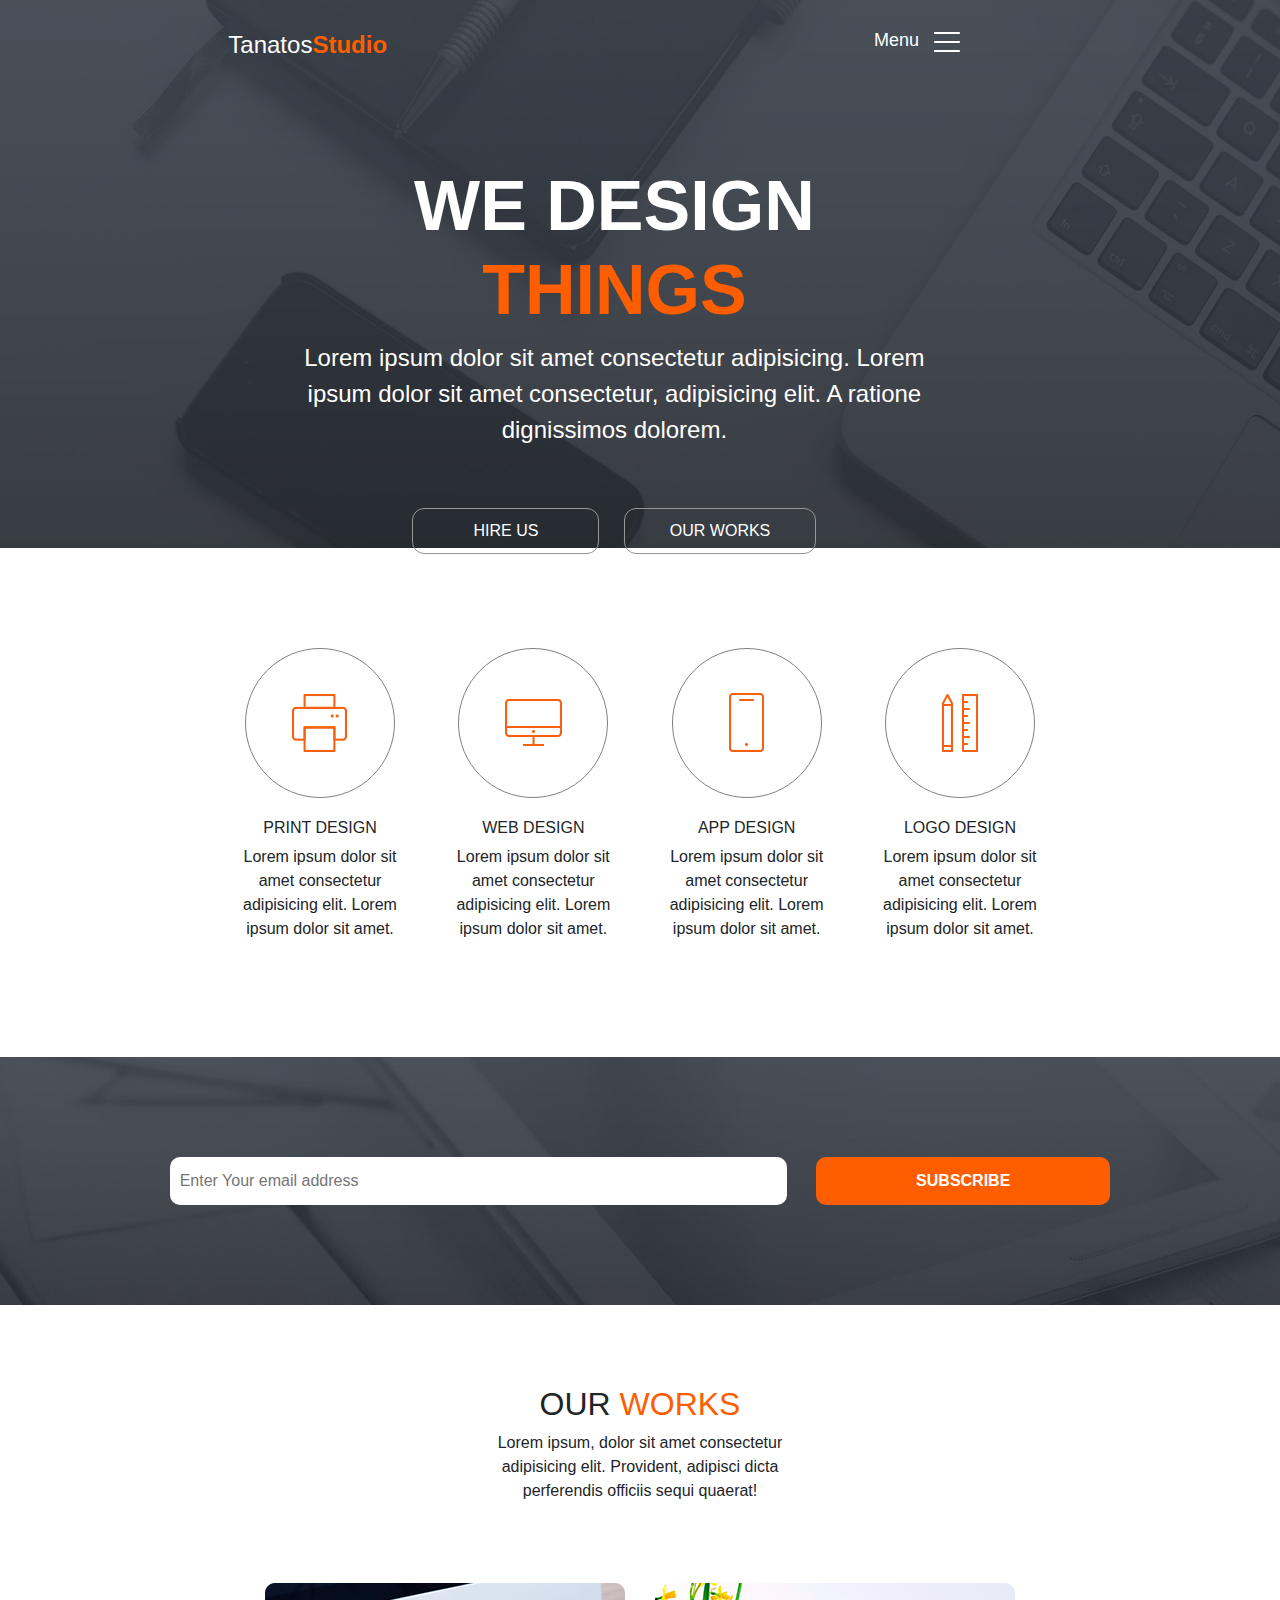
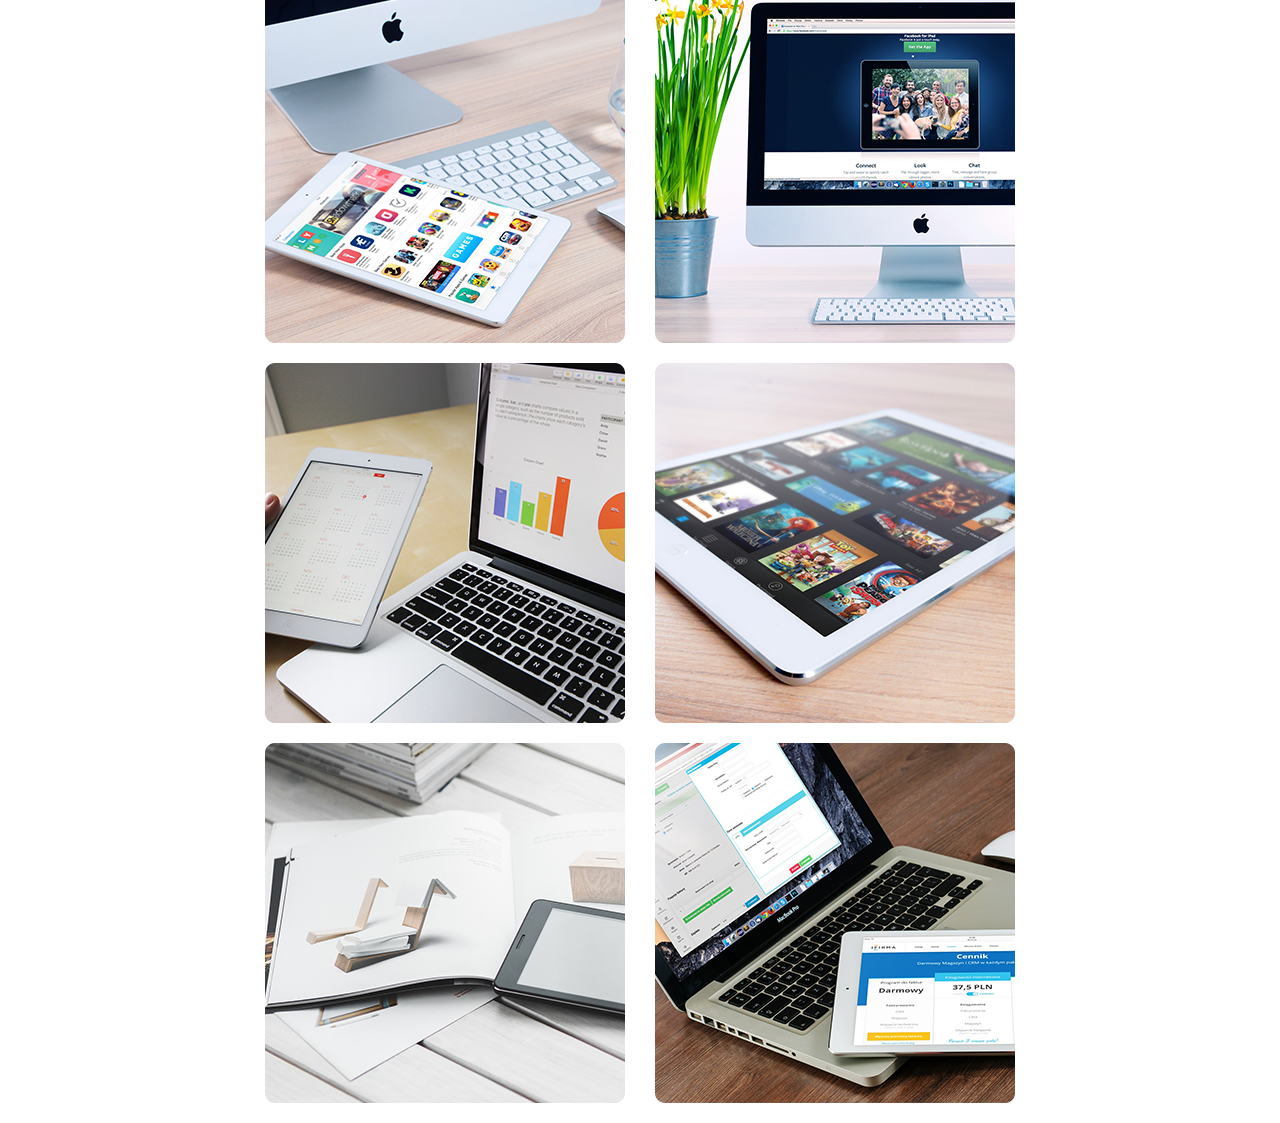
<file: exersice-project/index.html>
<!DOCTYPE html>
<html lang="en">

<head>
    <!--Meta tags-->
    <meta charset="UTF-8">
    <meta name="viewport" content="width=device-width, initial-scale=1.0">
    <!-- Links -->
    <link rel="stylesheet" href="https://stackpath.bootstrapcdn.com/bootstrap/4.4.1/css/bootstrap.min.css"
        integrity="sha384-Vkoo8x4CGsO3+Hhxv8T/Q5PaXtkKtu6ug5TOeNV6gBiFeWPGFN9MuhOf23Q9Ifjh" crossorigin="anonymous">
    <link rel="stylesheet" href="css/main.css" type="text/css">
    <!-- Title -->
    <title>TanatosStudio</title>
</head>
<!------------------ BODY ------------------>

<body>
    <div class="container-fluid">
        <!--------- Header ---------->
        <div class="row">
            <div class="slider">
                <img id="cover-img" src="img/main-banner.jpg">
                <div class="nav-bar">
                    <p class="col-lg-2 offset-lg-5 tanatos-logo">Tanatos<span>Studio</span></p>
                    <p class="hamburger-menu">Menu <img src="img/menu-icon.png"></p>
                </div>
                <!---->
                <div class="slider-text">
                    <h1>WE DESIGN <span>THINGS</span></h1>
                    <p>Lorem ipsum dolor sit amet consectetur adipisicing. Lorem ipsum dolor sit amet consectetur,
                        adipisicing elit. A ratione dignissimos dolorem.</p>
                    <div class="slider-buttons">
                        <button type="button" class="btn btn-outline-warning slider-btn-one">HIRE US</button>
                        <button type="button" class="btn btn-outline-warning slider-btn-two">OUR WORKS</button>
                    </div>
                    <div>
                        <a href="#what-we-offer">
                            <img id="arrow-down" src="img/arrow-down.png">
                        </a>
                    </div>
                </div>
            </div>
        </div>
        <!--------- What We Offer ---------->
        <div id="what-we-offer">
            <div class="row">
                <div class="col-lg-2 offset-lg-2 center-images">
                    <div class="round-img"><img src="img/print-icon.png" alt="Printer image"></div>
                    <h4>PRINT DESIGN</h4>
                    <p>Lorem ipsum dolor sit amet consectetur adipisicing elit. Lorem ipsum dolor sit amet.</p>
                </div>
                <!---->
                <div class="col-lg-2 center-images">
                    <div class="round-img"><img src="img/web-icon.png" alt="Monitor image">
                    </div>
                    <h4>WEB DESIGN</h4>
                    <p>Lorem ipsum dolor sit amet consectetur adipisicing elit. Lorem ipsum dolor sit amet.</p>
                </div>
                <!---->
                <div class="col-lg-2 center-images">
                    <div class="round-img"><img src="img/app-icon.png" alt="Mobile phone image">
                    </div>
                    <h4>APP DESIGN</h4>
                    <p>Lorem ipsum dolor sit amet consectetur adipisicing elit. Lorem ipsum dolor sit amet.</p>
                </div>
                <!---->
                <div class="col-lg-2 center-images">
                    <div class="round-img"><img src="img/logo-icon.png" alt="Pencil and ruler image">
                    </div>
                    <h4>LOGO DESIGN</h4>
                    <p>Lorem ipsum dolor sit amet consectetur adipisicing elit. Lorem ipsum dolor sit amet.</p>
                </div>
            </div>
        </div>
        <!-------------- Newsletter --------------->
        <div class="row">
            <div class="col-lg-12 background-image">
                <div class="wrapper">
                    <form>
                        <input class="enter-email" type="email" name="email" placeholder="Enter Your email address">
                        <input class="submit-email" type="button" name="subscribe" value="SUBSCRIBE">
                    </form>

                </div>
            </div>
        </div>
        <!-------------- Our Works --------------->
        <div class="our-work-h2">
            <h2>OUR <span>WORKS</span></h2>
            <p>Lorem ipsum, dolor sit amet consectetur adipisicing elit. Provident, adipisci dicta perferendis officiis
                sequi quaerat!</p>
        </div>
        <!---->
        <div class="our-works">
            <div class="our-works-images"><img src="img/portfolio-1.png">
                <div class="hover-text">
                    <h2>ABAZOO WEBSITE</h2>
                    <p>Lorem ipsum dolor sit amet consectetur adipisicing elit!</p>
                    <button type="button" class="btn btn-outline-warning slider-btn-one">SHOW PROJECT</button>
                </div>
            </div>
            <!---->
            <div class="our-works-images"><img src="img/portfolio-2.png">
                <div class="hover-text">
                    <h2>ABAZOO WEBSITE</h2>
                    <p>Lorem ipsum dolor sit amet consectetur adipisicing elit!</p>
                    <button type="button" class="btn btn-outline-warning slider-btn-one">SHOW PROJECT</button>
                </div>
            </div>
            <!---->
            <div class="our-works-images"><img src="img/portfolio-3.png">
                <div class="hover-text">
                    <h2>ABAZOO WEBSITE</h2>
                    <p>Lorem ipsum dolor sit amet consectetur adipisicing elit!</p>
                    <button type="button" class="btn btn-outline-warning slider-btn-one">SHOW PROJECT</button>
                </div>
            </div>
            <!---->
            <div class="our-works-images"><img src="img/portfolio-4.png">
                <div class="hover-text">
                    <h2>ABAZOO WEBSITE</h2>
                    <p>Lorem ipsum dolor sit amet consectetur adipisicing elit!</p>
                    <button type="button" class="btn btn-outline-warning slider-btn-one">SHOW PROJECT</button>
                </div>
            </div>
            <!---->
            <div class="our-works-images"><img src="img/portfolio-5.png">
                <div class="hover-text">
                    <h2>ABAZOO WEBSITE</h2>
                    <p>Lorem ipsum dolor sit amet consectetur adipisicing elit!</p>
                    <button type="button" class="btn btn-outline-warning slider-btn-one">SHOW PROJECT</button>
                </div>
            </div>
            <!---->
            <div class="our-works-images"><img src="img/portfolio-6.png">
                <div class="hover-text">
                    <h2>ABAZOO WEBSITE</h2>
                    <p>Lorem ipsum dolor sit amet consectetur adipisicing elit!</p>
                    <button type="button" class="btn btn-outline-warning slider-btn-one">SHOW PROJECT</button>
                </div>
            </div>
        </div>













































    </div>
    <!------------------ SCRIPTS for BOOTSTRAP ------------------>
    <script src="https://code.jquery.com/jquery-3.4.1.slim.min.js"
        integrity="sha384-J6qa4849blE2+poT4WnyKhv5vZF5SrPo0iEjwBvKU7imGFAV0wwj1yYfoRSJoZ+n"
        crossorigin="anonymous"></script>
    <script src="https://cdn.jsdelivr.net/npm/popper.js@1.16.0/dist/umd/popper.min.js"
        integrity="sha384-Q6E9RHvbIyZFJoft+2mJbHaEWldlvI9IOYy5n3zV9zzTtmI3UksdQRVvoxMfooAo"
        crossorigin="anonymous"></script>
    <script src="https://stackpath.bootstrapcdn.com/bootstrap/4.4.1/js/bootstrap.min.js"
        integrity="sha384-wfSDF2E50Y2D1uUdj0O3uMBJnjuUD4Ih7YwaYd1iqfktj0Uod8GCExl3Og8ifwB6"
        crossorigin="anonymous"></script>
</body>

</html>
</file>
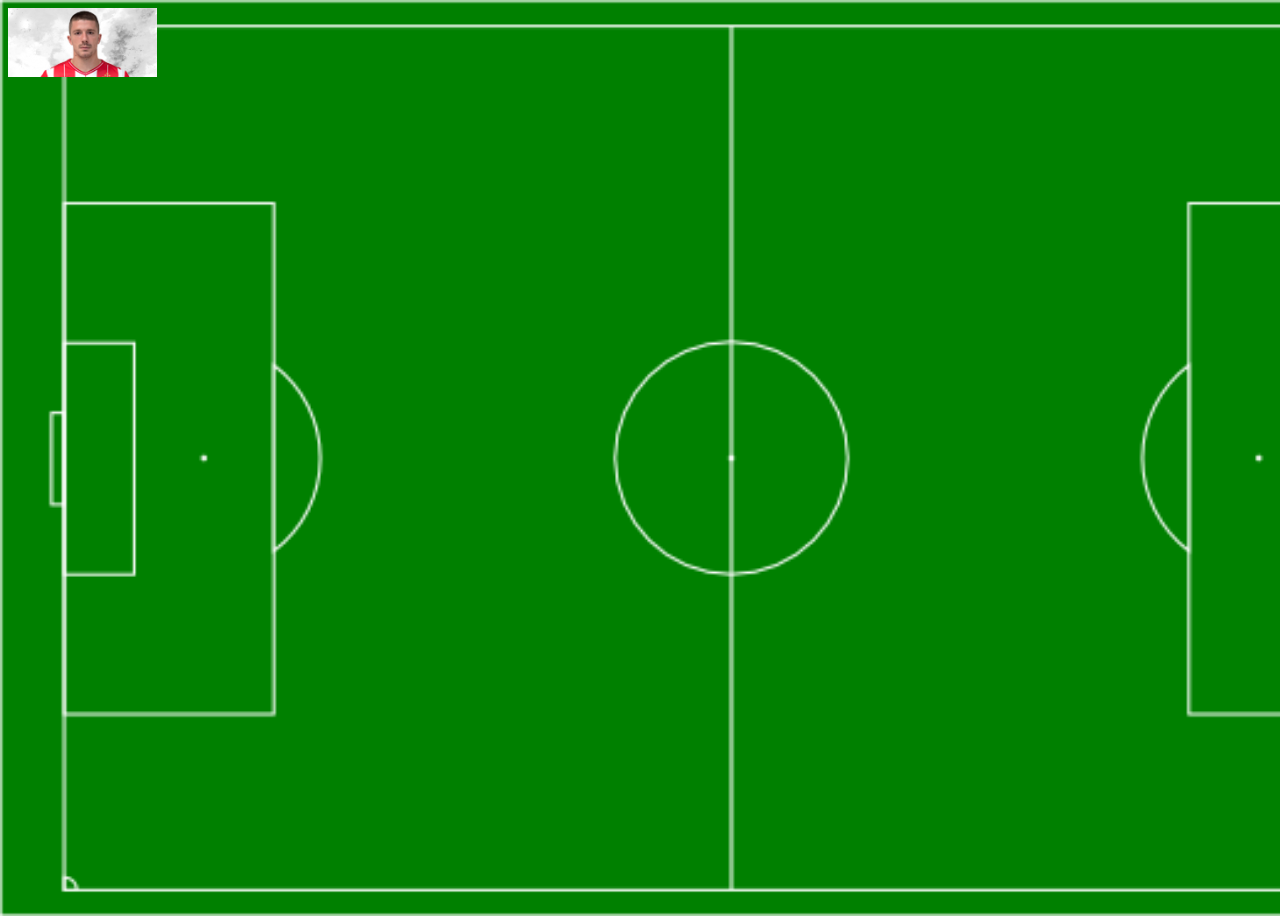
<file: jQuery/index.html>
<!DOCTYPE html>
<html lang="en">

<head>
    <meta charset="UTF-8">
    <meta name="viewport" content="width=device-width, initial-scale=1.0">
    <link rel="stylesheet" type="text/css" href="css/style.css">
    <title>jQuery</title>
</head>

<body id="body">
    <!-- <ul>
        <li>Sass</li>
        <li>Bootstrap</li>
        <li>jQuery</li>
        <li>Ajax</li>
        <li class="active">React</li>
    </ul> -->
    <img src="img/Dusan_Jovancic_29.png" id="player">






    <script src="https://code.jquery.com/jquery-1.12.4.min.js"
        integrity="sha256-ZosEbRLbNQzLpnKIkEdrPv7lOy9C27hHQ+Xp8a4MxAQ=" crossorigin="anonymous"></script>
    <script type="text/javascript" src="jQuery.js"></script>

</body>

</html>
</file>
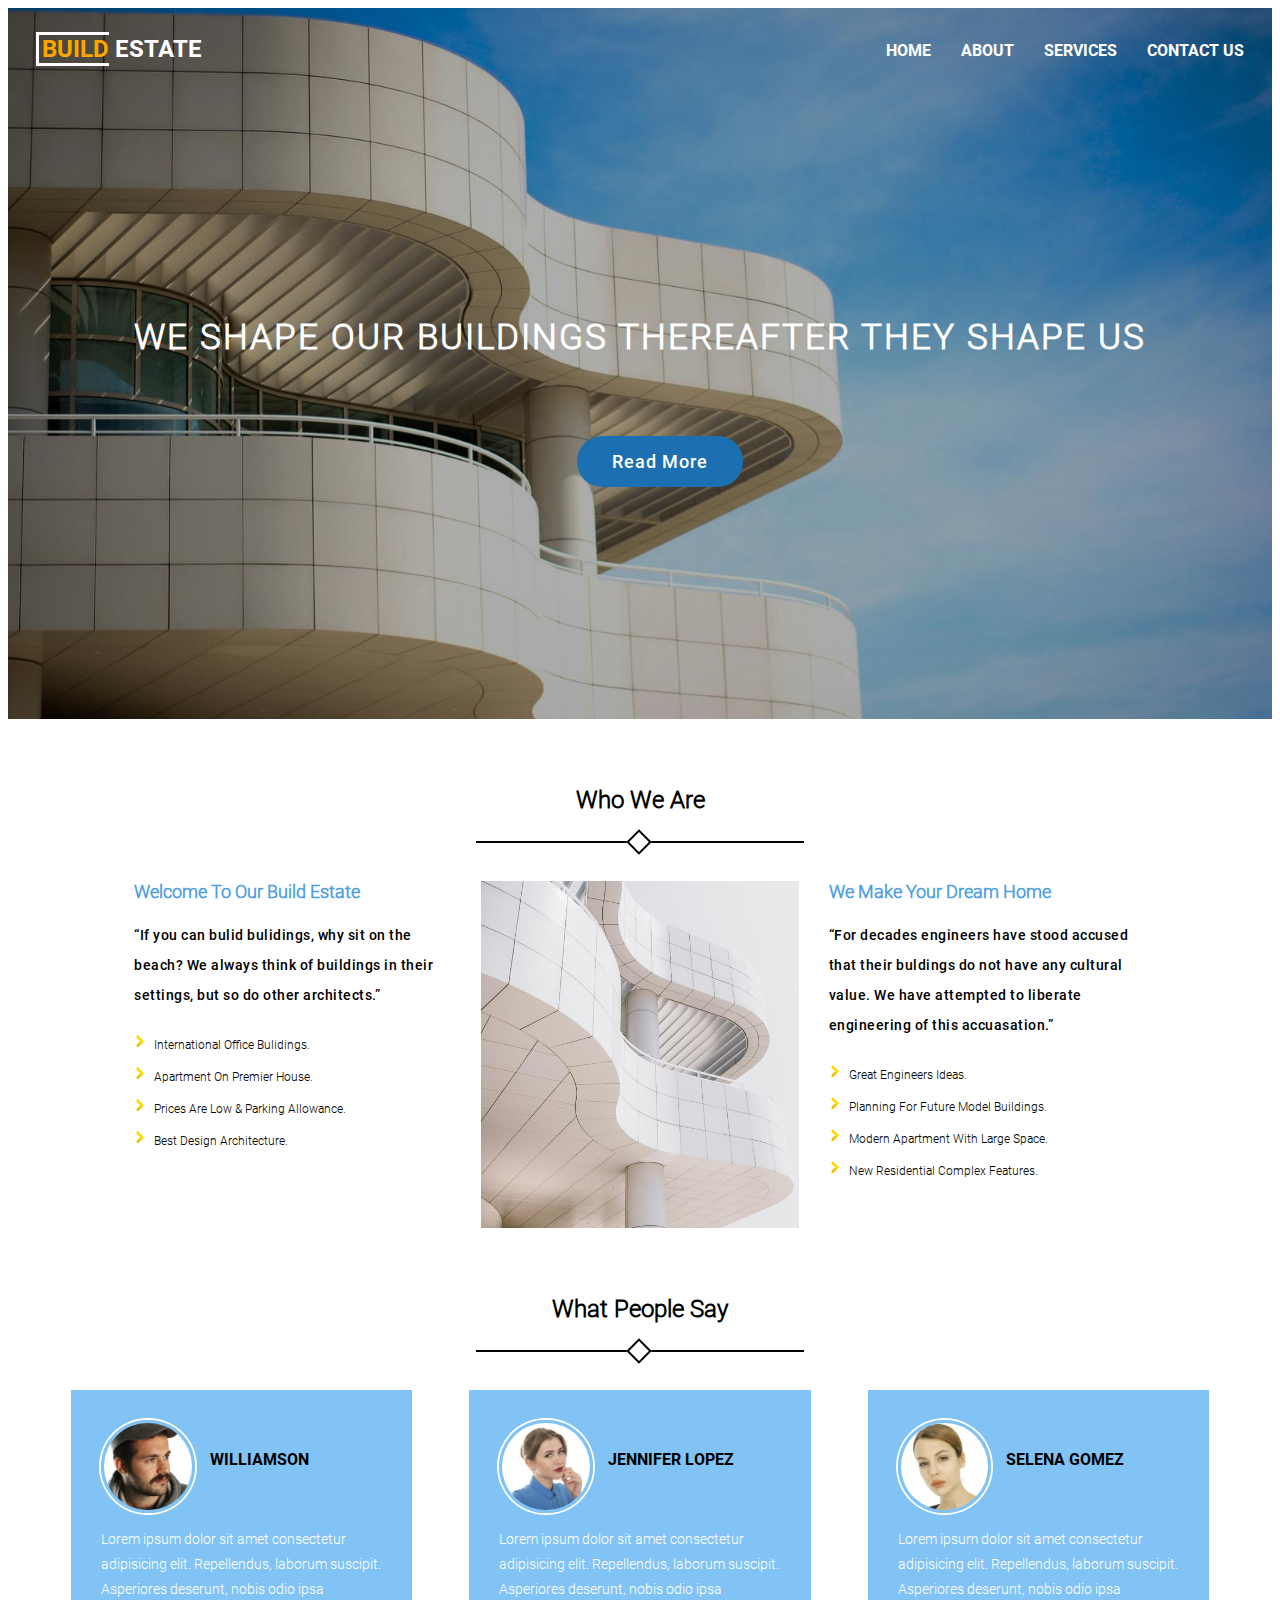
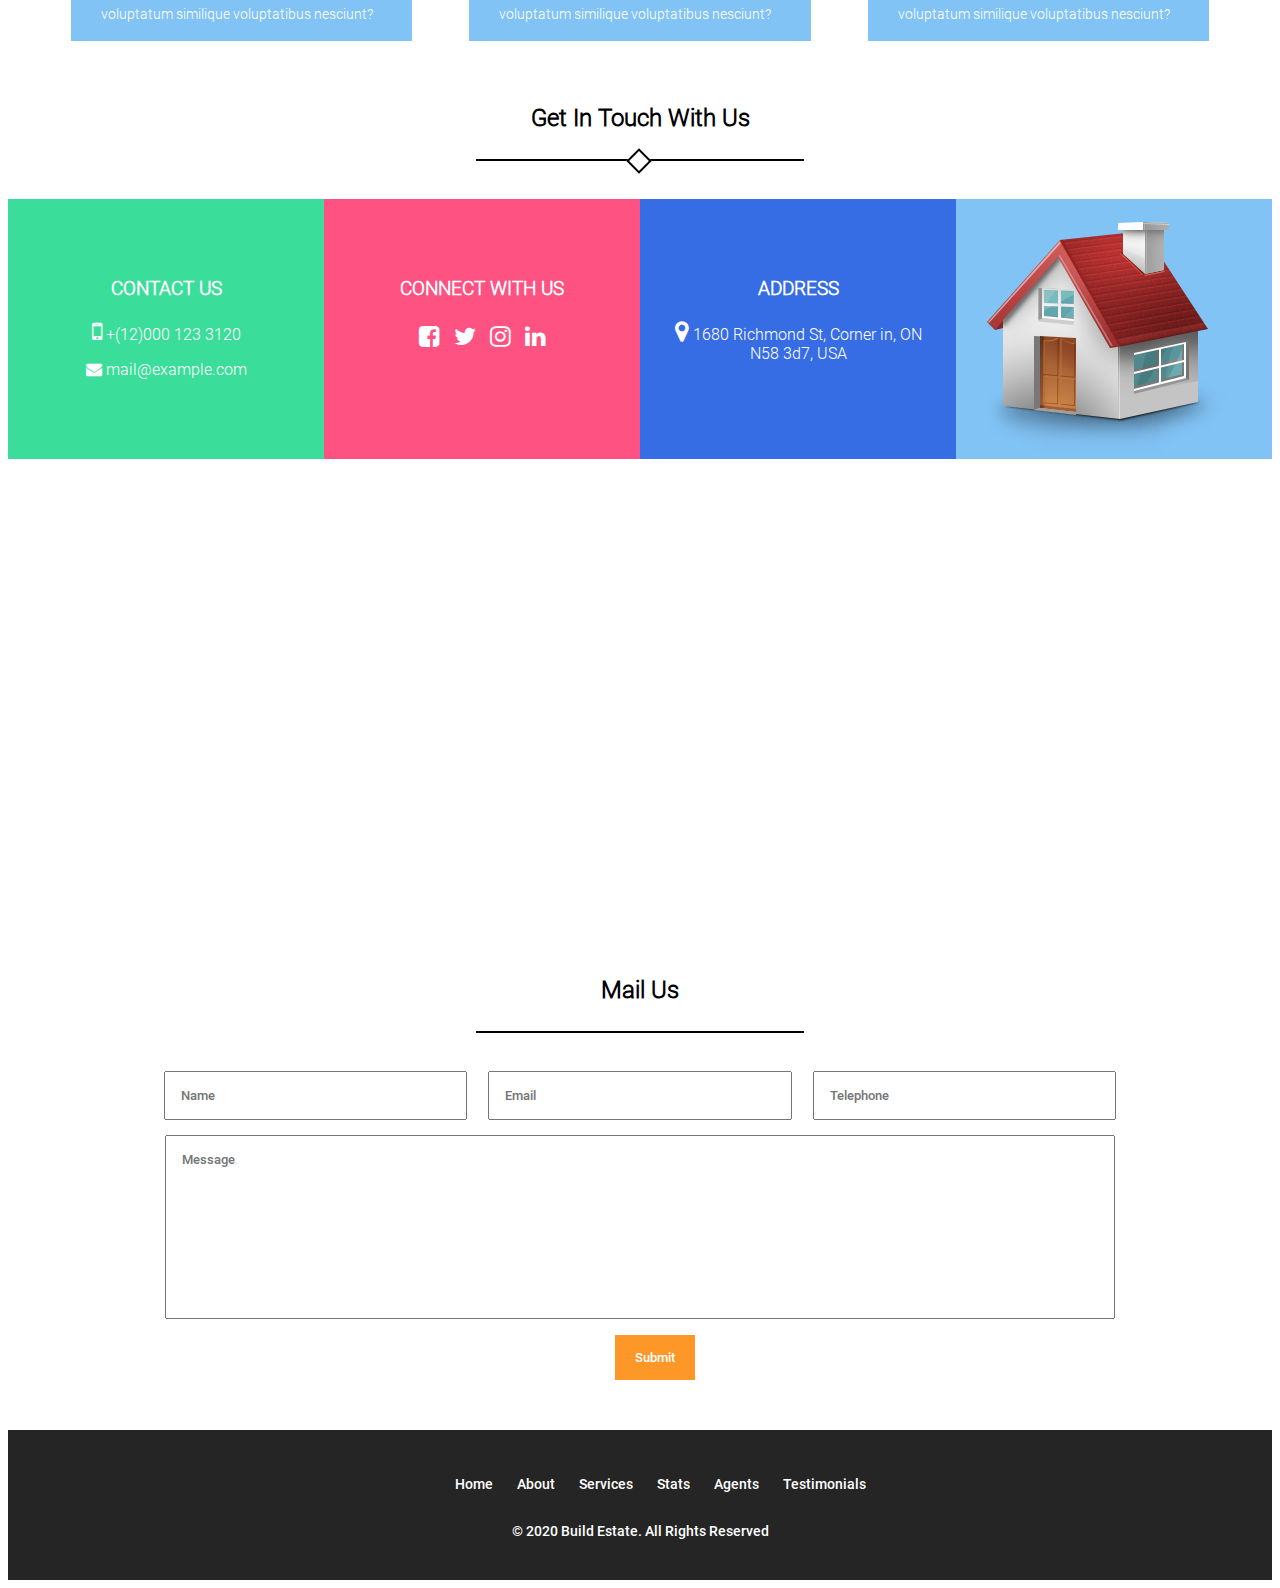
<file: PROJECTS/2. CSS - Project/index.html>
<!DOCTYPE html>
<html lang="en">

<head>
    <!-- Meta tags -->
    <meta charset="UTF-8">
    <meta name="viewport" content="width=device-width, initial-scale=1.0">
    <!-- Links -->
    <link rel="stylesheet" href="css/style.css" type="text/css">
    <link rel="stylesheet" href="https://cdnjs.cloudflare.com/ajax/libs/font-awesome/4.7.0/css/font-awesome.min.css">
    <!------------>
    <title>CSS Project | Build Estate</title>
</head>
<!--------------------------------------------- BODY --------------------------------------------->

<body>
    <div id="container">
        <!-- Header and slider -->
        <header>
            <img src="img/banner3.jpg">
            <h2><span>BUILD</span> ESTATE</h2>
            <ul>
                <li><a href="#">HOME</a></li>
                <li><a href="#">ABOUT</a></li>
                <li><a href="#">SERVICES</a></li>
                <li><a href="#">CONTACT US</a></li>
            </ul>

            <h1>WE SHAPE OUR BUILDINGS THEREAFTER THEY SHAPE US</h1>
            <button id="slider-button">Read More</button>
        </header>
        <!--------------------------------------------- MAIN --------------------------------------------->
        <!------ First section ------->
        <div id="section-h2">
            <h2>Who We Are</h2>
            <div id="first-section-square"></div>
        </div>
        <section id="first-section">
            <!-- First article -->
            <article id="first-article">
                <h3>Welcome To Our Build Estate</h3>
                <p><q>If you can bulid bulidings, why sit on the beach? We always think of buildings in their settings,
                        but so do other architects.</q></p>
                <ul>
                    <li>International Office Bulidings.</li>
                    <li>Apartment On Premier House.</li>
                    <li>Prices Are Low & Parking Allowance.</li>
                    <li>Best Design Architecture.</li>
                </ul>
            </article>
            <!-- Second article -->
            <article id="second-article">
                <img src="img/about.jpg">
            </article>
            <!-- Third article -->
            <article id="third-article">
                <h3>We Make Your Dream Home</h3>
                <p><q>For decades engineers have stood accused that their buldings do not have any cultural value. We
                        have attempted to liberate engineering of this accuasation.</q></p>
                <ul>
                    <li>Great Engineers Ideas.</li>
                    <li>Planning For Future Model Buildings.</li>
                    <li>Modern Apartment With Large Space.</li>
                    <li>New Residential Complex Features.</li>
                </ul>
            </article>
        </section>


        <!----------------------------- Second section --------------------------->
        <div id="section-h2">
            <h2>What People Say</h2>
            <div id="second-section-square"></div>
        </div>
        <section id="second-section">
            <!-------- Second section - First article ----------->
            <article>
                <div>
                    <img src="img/t1.jpg" alt="Profile picture">
                    <h4>WILLIAMSON</h4>
                </div>
                <p>Lorem ipsum dolor sit amet consectetur adipisicing elit. Repellendus, laborum suscipit. Asperiores
                    deserunt, nobis odio ipsa voluptatum similique voluptatibus nesciunt?</p>
            </article>

            <!-------- Second section - Second article ----------->
            <article>
                <div>
                    <img src="img/t2.jpg" alt="Profile picture">
                    <h4>JENNIFER LOPEZ</h4>
                </div>
                <p>Lorem ipsum dolor sit amet consectetur adipisicing elit. Repellendus, laborum suscipit. Asperiores
                    deserunt, nobis odio ipsa voluptatum similique voluptatibus nesciunt?</p>
            </article>
            <!-------- Second section - Third article ----------->
            <article>
                <div>
                    <img src="img/t3.jpg" alt="Profile picture">
                    <h4>SELENA GOMEZ</h4>
                </div>
                <p>Lorem ipsum dolor sit amet consectetur adipisicing elit. Repellendus, laborum suscipit. Asperiores
                    deserunt, nobis odio ipsa voluptatum similique voluptatibus nesciunt?</p>
            </article>
        </section>


        <!--------------------------- Third section ----------------------------->
        <div id="section-h2">
            <h2>Get In Touch With Us</h2>
            <div id="third-section-square"></div>
        </div>
        <section id="third-section">
            <div id="third-section_article-wrapper">
                <!---------- Third section - First article ----------->
                <article class="third-section_first-article third-section_text-style">
                    <h3>CONTACT US</h3>

                    <p><i class="fa fa-mobile" aria-hidden="true" style="font-size:24px"></i> +(12)000 123 3120</p>
                    <p><i class="fa fa-envelope" aria-hidden="true" style="font-size:16px"></i> mail@example.com</p>
                </article>
                <!------------- Third section - Second article --------------->
                <article class="third-section_second-article third-section_text-style">
                    <h3>CONNECT WITH US</h3>
                    <i class="fa fa-facebook-square" aria-hidden="true" style="font-size:24px"></i>
                    <i class="fa fa-twitter" aria-hidden="true" style="font-size:24px"></i>
                    <i class="fa fa-instagram" aria-hidden="true" style="font-size:24px"></i>
                    <i class="fa fa-linkedin" aria-hidden="true" style="font-size:24px"></i>
                </article>
                <!----------- Third section -  Third article ------------>
                <article class="third-section_third-article third-section_text-style">
                    <h3>ADDRESS</h3>
                    <p><i class="fa fa-map-marker" aria-hidden="true" style="font-size:24px"></i> 1680 Richmond St,
                        Corner in, ON N58 3d7, USA</p>
                </article>
                <!----------- Third section -  Forth article ------------>
                <article class="third-section_forth-article"><img id="third-section-img" src="img/house.png" alt="House Image"></article>
            </div>
            <!-- Third section - Map -->
            <iframe
                src="https://www.google.com/maps/embed?pb=!1m18!1m12!1m3!1d1095200.698250948!2d-74.24863667234757!3d40.6939465986958!2m3!1f0!2f0!3f0!3m2!1i1024!2i768!4f13.1!3m3!1m2!1s0x89c24fa5d33f083b%3A0xc80b8f06e177fe62!2sNew%20York%2C%20NY%2C%20USA!5e0!3m2!1sen!2srs!4v1582410965446!5m2!1sen!2srs"
                width="100%" height="450" frameborder="0" style="border:0;" allowfullscreen=""></iframe>
        </section>


        <!--------------------------- Forth section ----------------------------->
        <div id="section-h2">
            <h2>Mail Us</h2>
            <div id="square"></div>
        </div>
        <!-- Form -->
        <form>
            <input class="input-style" type="text" id="fname" name="fname" placeholder="Name">
            <input class="input-style" type="email" id="email" name="email" placeholder="Email">
            <input class="input-style" type="tel" id="phone" name="phone" placeholder="Telephone"><br>
            <input type="text" name="message" id="message" placeholder="Message"><br>
            <input type="submit" id="submit-btn" value="Submit">
        </form>


        <!--------------------------- Footer ----------------------------->
        <footer>
            <ul>
                <li class="footer-li">Home</li>
                <li class="footer-li">About</li>
                <li class="footer-li">Services</li>
                <li class="footer-li">Stats</li>
                <li class="footer-li">Agents</li>
                <li class="footer-li">Testimonials</li>
            </ul>
            <p>&copy; 2020 Build Estate. All Rights Reserved</p>
        </footer>


    </div><!-- container end-->
</body>

</html>
</file>
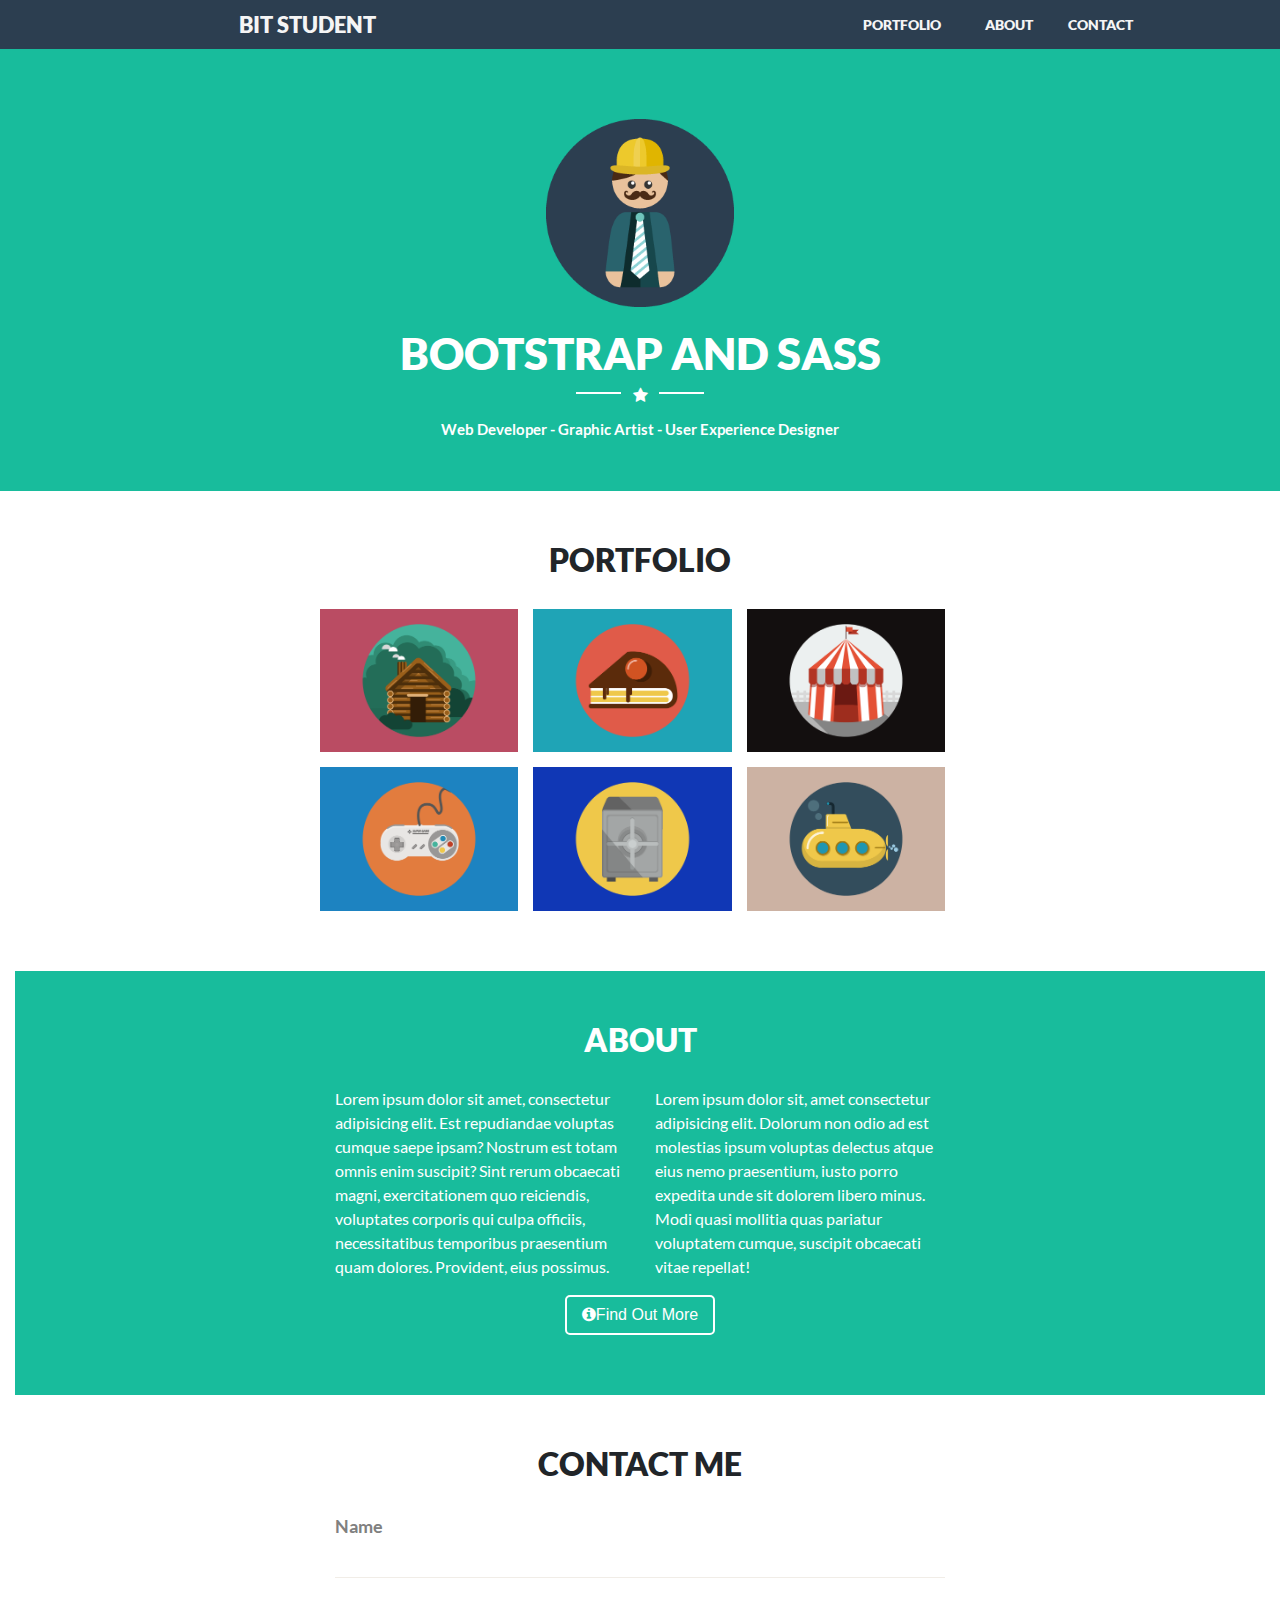
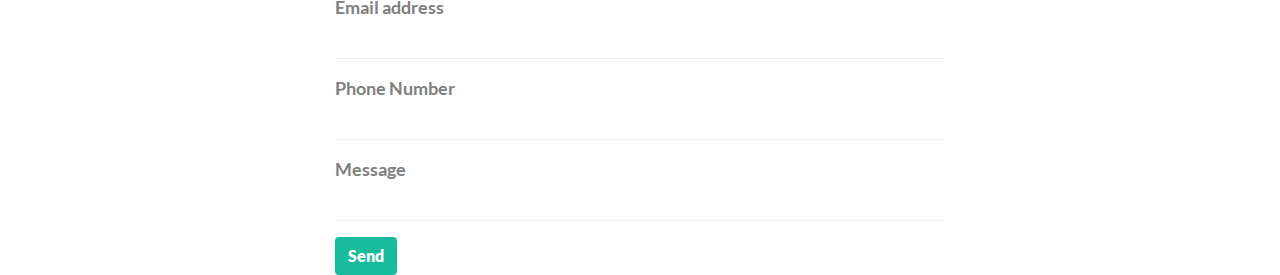
<file: PROJECTS/3. Bootstrap - Project/index.html>
<!DOCTYPE html>
<html lang="en">
<!--------------------------------------- HEAD --------------------------------------->

<head>
    <!-- Meta tags -->
    <meta charset="UTF-8">
    <meta name="viewport" content="width=device-width, initial-scale=1.0">
    <!-- Links -->
    <link rel="stylesheet" href="https://stackpath.bootstrapcdn.com/bootstrap/4.4.1/css/bootstrap.min.css"
        integrity="sha384-Vkoo8x4CGsO3+Hhxv8T/Q5PaXtkKtu6ug5TOeNV6gBiFeWPGFN9MuhOf23Q9Ifjh" crossorigin="anonymous">
    <link rel="stylesheet" href="https://cdnjs.cloudflare.com/ajax/libs/font-awesome/4.7.0/css/font-awesome.min.css">
    <link rel="stylesheet" href="css/main.css" type="text/css">
    <!-- Title -->
    <title>Bootstrap Project</title>
</head>

<!--------------------------------------- BODY --------------------------------------->

<body>
    <div class="container-fluid">
        <!-- Navbar -->
        <div class="row navbar">
            <div class="col-lg-2"></div>
            <div class="col-lg-2 navbar-logo">BIT STUDENT</div>
            <div class="col-lg-4"></div>
            <div class="col-lg-3">
                <div class="row">
                    <div class="col-lg-4 portfolio-menu">PORTFOLIO</div>
                    <div class="col-lg-4 about-menu">ABOUT</div>
                    <div class="col-lg-4 contact-menu">CONTACT</div>
                </div>
            </div>
            <div class="col-lg-1"></div>
        </div>
        <!-- Slider -->
        <div class="row">
            <div class="col-lg-12 student-profile">
                <img id="student-img" src="img/profile.png">
                <h1>BOOTSTRAP AND SASS</h1>
                <div class="star-white">
                    <div class="star-line"></div><i class="fa fa-star" aria-hidden="true"></i>
                    <div class="star-line-2"></div>
                </div>
                <p>Web Developer - Graphic Artist - User Experience Designer</p>
            </div>
        </div>
        <!-- Portfolio -->
        <div class="row portfolio">
            <h2>PORTFOLIO</h2>
            <!-- <div class="star-black">
                <div class="star-line"></div><i class="fa fa-star" aria-hidden="true"></i>
                <div class="star-line-2"></div>
            </div> -->
        </div>
        <div class="row portfolio-images">
            <div class="col-lg-3"></div>
            <div class="col-lg-2"><img src="img/portfolio/cabin.png" alt="cabin"></div>
            <div class="col-lg-2"><img src="img/portfolio/cake.png" alt="cake"></div>
            <div class="col-lg-2"><img src="img/portfolio/circus.png" alt="circus"></div>
            <div class="col-lg-3"></div>
        </div>
        <div class="row portfolio-images-two">
            <div class="col-lg-3"></div>
            <div class="col-lg-2"><img src="img/portfolio/game.png" alt="game"></div>
            <div class="col-lg-2"><img src="img/portfolio/safe.png" alt="safe"></div>
            <div class="col-lg-2"><img src="img/portfolio/submarine.png" alt="submarine"></div>
            <div class="col-lg-3"></div>
        </div>
        <!-- About -->
        <div class="about">
            <h2>ABOUT</h2>
            <div class="row">
                <div class="col-lg-3 offset-lg-3">
                    <p>Lorem ipsum dolor sit amet, consectetur adipisicing elit. Est repudiandae voluptas cumque saepe
                        ipsam? Nostrum est totam omnis enim suscipit? Sint rerum obcaecati magni, exercitationem quo
                        reiciendis, voluptates corporis qui culpa officiis, necessitatibus temporibus praesentium quam
                        dolores. Provident, eius possimus.</p>
                </div>
                <div class="col-lg-3">
                    <p>Lorem ipsum dolor sit, amet consectetur adipisicing elit. Dolorum non
                        odio ad est molestias ipsum voluptas delectus atque eius nemo praesentium, iusto porro expedita
                        unde
                        sit
                        dolorem libero minus. Modi quasi mollitia quas pariatur voluptatem cumque, suscipit obcaecati
                        vitae
                        repellat!</p>
                </div>
            </div>
            <button type="button" class="btn"><i class="fa fa-info-circle" aria-hidden="true"></i>Find Out
                More</button>
        </div>
        <!-- Contact -->
        <div class="contact">
            <h2>CONTACT ME</h2>
            <div class="row">
                <div class="offset-lg-3 col-lg-6">
                    <form action="/action_page.php">
                        <div class="form-group">
                            <label for="name">Name</label>
                            <input type="name" class="form-control" id="name">
                        </div>
                        <div class="form-group">
                            <label for="email">Email address</label>
                            <input type="email" class="form-control" id="email">
                        </div>
                        <div class="form-group">
                            <label for="phone">Phone Number</label>
                            <input type="text" class="form-control" id="phone">
                        </div>
                        <div class="form-group">
                            <label for="message">Message</label>
                            <input type="text" class="form-control" id="message">
                        </div>
                        <button type="submit" class="btn btn-default">Send</button>
                    </form>
                </div>
            </div>
        </div>
    </div>














    </div>








    <!------------------- JS for BOOTSTRAP ---------------------->
    <script src="https://code.jquery.com/jquery-3.4.1.slim.min.js"
        integrity="sha384-J6qa4849blE2+poT4WnyKhv5vZF5SrPo0iEjwBvKU7imGFAV0wwj1yYfoRSJoZ+n"
        crossorigin="anonymous"></script>
    <script src="https://cdn.jsdelivr.net/npm/popper.js@1.16.0/dist/umd/popper.min.js"
        integrity="sha384-Q6E9RHvbIyZFJoft+2mJbHaEWldlvI9IOYy5n3zV9zzTtmI3UksdQRVvoxMfooAo"
        crossorigin="anonymous"></script>
    <script src="https://stackpath.bootstrapcdn.com/bootstrap/4.4.1/js/bootstrap.min.js"
        integrity="sha384-wfSDF2E50Y2D1uUdj0O3uMBJnjuUD4Ih7YwaYd1iqfktj0Uod8GCExl3Og8ifwB6"
        crossorigin="anonymous"></script>
</body>

</html>
</file>
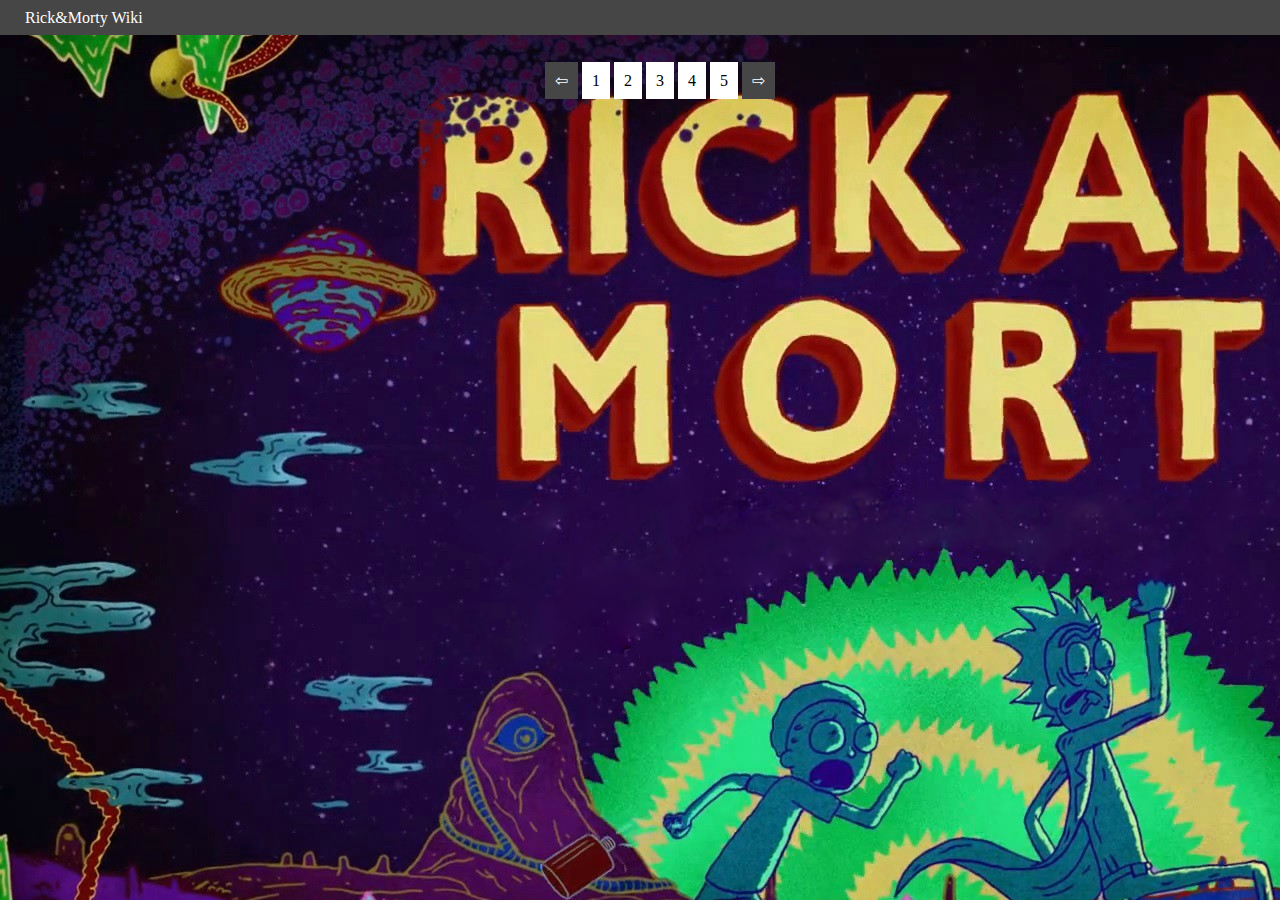
<file: PROJECTS/5. Rick&Morty/Index.html>
<!DOCTYPE html>
<html lang="en">

<head>
    <meta charset="UTF-8">
    <meta name="viewport" content="width=device-width, initial-scale=1.0">
    <link rel="stylesheet" href="css/style.css" type="text/css">
    <title>Rick & Morty</title>
</head>

<body>
    <div class="header">
        <p>Rick&Morty Wiki</p>
    </div>

    <div class="numbers">
        <ul class="numberList">
            <li> &#8678;</li>
            <li class="listItem" value="1">1</li>
            <li class="listItem" value="2">2</li>
            <li class="listItem" value="3">3</li>
            <li class="listItem" value="4">4</li>
            <li class="listItem" value="5">5</li>
            <li> &#8680;</li>
        </ul>
    </div>
    <div class="characters">

    </div>







    <script src="js/main.js" type="module"></script>
</body>

</html>
</file>
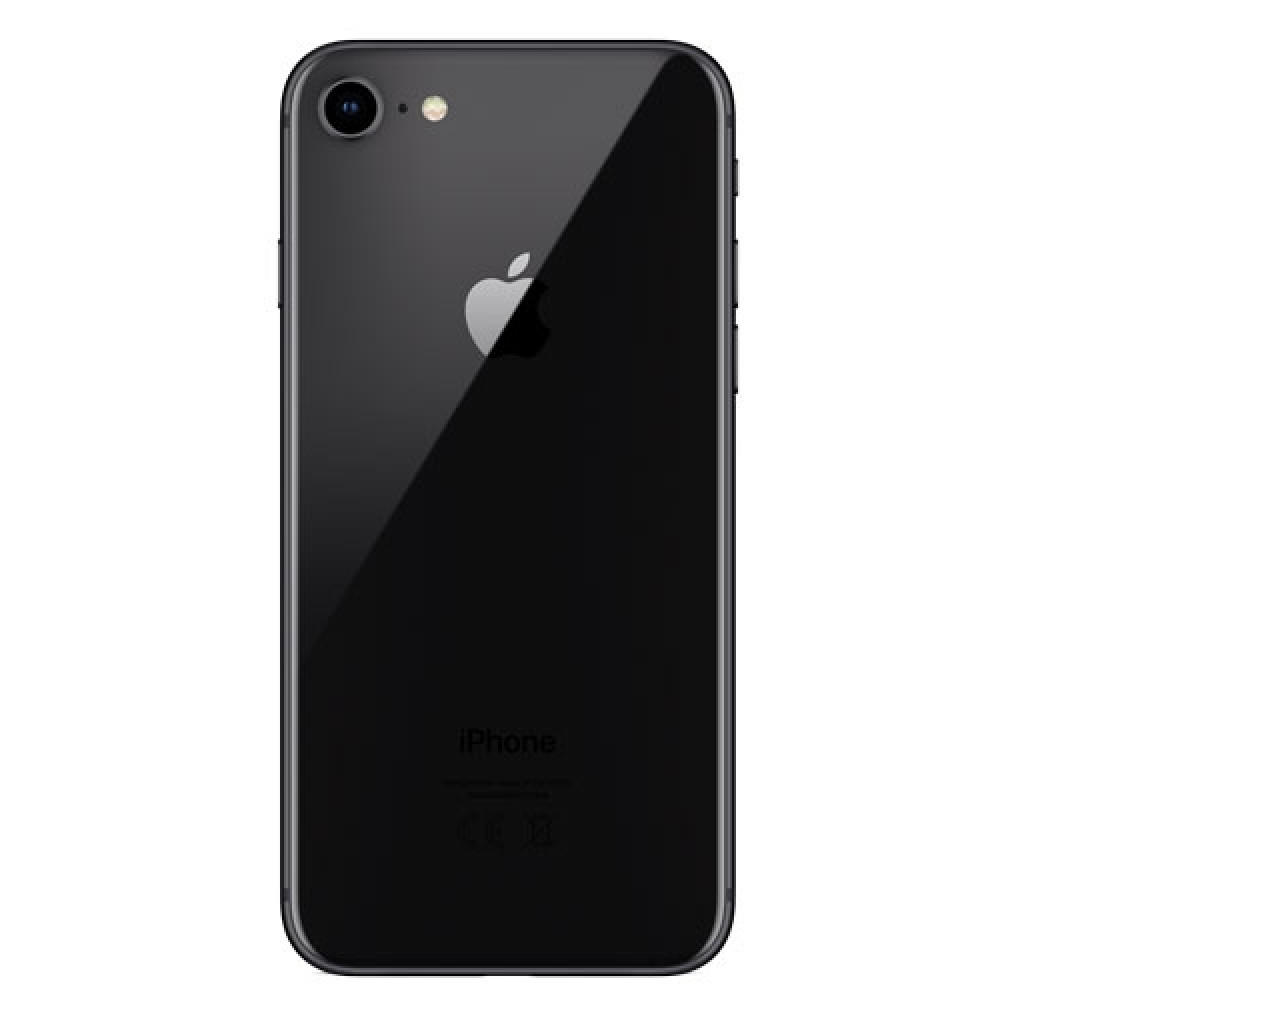
<file: 5. JS Web/2. DOM/exercise-2/index.html>
<html lang="en">

<head>
    <meta charset="UTF-8">
    <meta name="viewport" content="width=device-width, initial-scale=1.0">
    <meta http-equiv="X-UA-Compatible" content="ie=edge">
    <link rel="stylesheet" href="css/style.css" type="text/css">
    <title>DOM Exercise 2</title>
</head>

<body>
    <div class="slider"></div>




    <!-------------- SCRIPTS ---------------->
    <script src="js/javascript.js" type="text/javascript"></script>

</body>

</html>
</file>
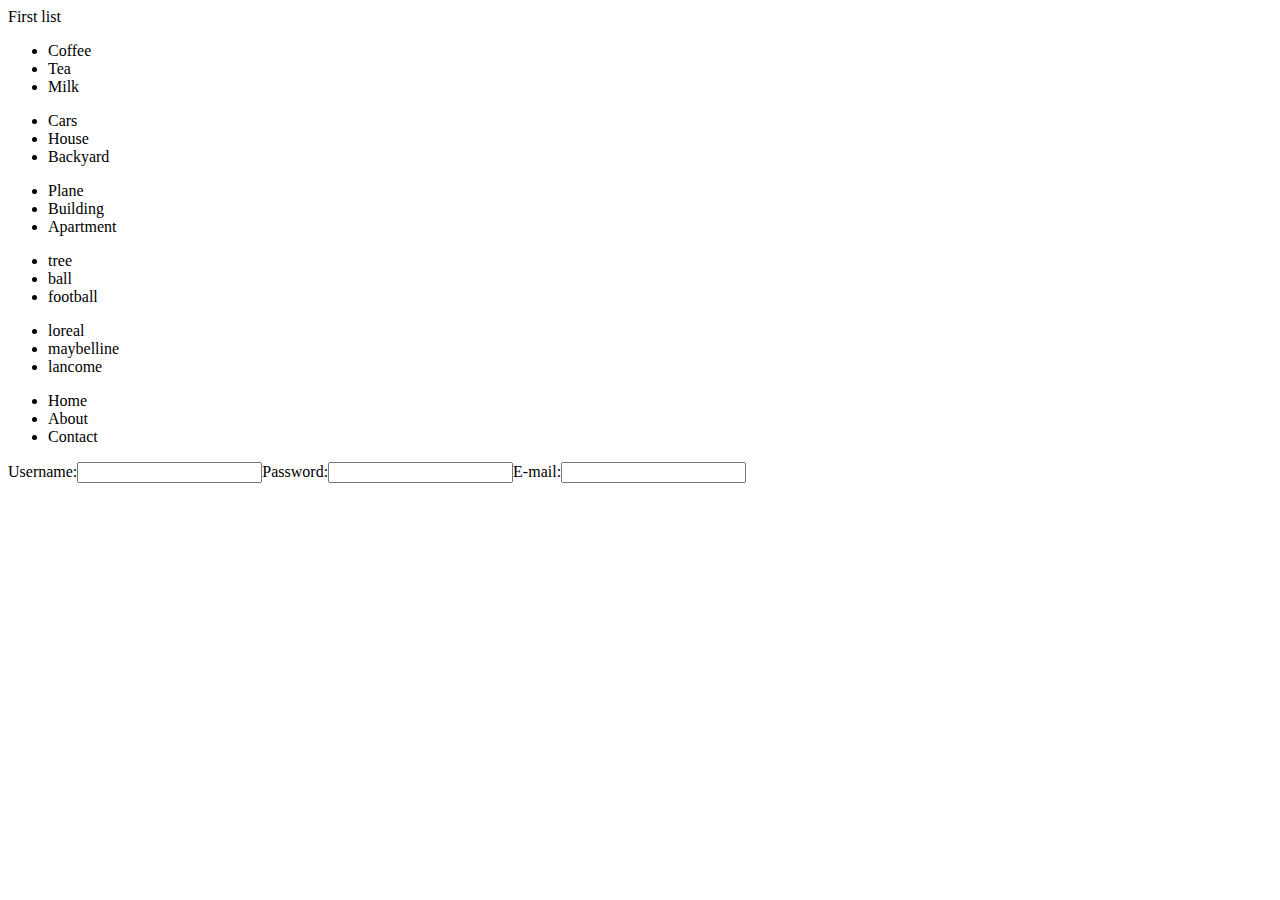
<file: 5. JS Web/2. DOM/exercise/index.html>
<html lang="en">

<head>
    <meta charset="UTF-8">
    <meta name="viewport" content="width=device-width, initial-scale=1.0">
    <meta http-equiv="X-UA-Compatible" content="ie=edge">
    <link rel="stylesheet" href="css/style.css">
    <title>DOM Exercise</title>
</head>

<body>
    First list
    <ul id="first-list">
        <li>Coffee</li>
        <li>Tea</li>
        <li>Milk</li>
    </ul>

    <!-- Second list -->
    <ul id="second-list">
        <li>Cars</li>
        <li>House</li>
        <li>Backyard</li>
    </ul>

    <!-- Third list -->
    <ul id="third-list">
        <li>Plane</li>
        <li>Building</li>
        <li>Apartment</li>
    </ul>

    <!-- Fourth list -->
    <div>
        <ul id="fourth-list">
            <li>tree</li>
            <li>ball</li>
            <li>football</li>
        </ul>
    </div>

    <!-- Fifth list -->
    <div>
        <ul id="fifth-list">
            <li class="active">loreal</li>
            <li>maybelline</li>
            <li>lancome</li>
        </ul>
    </div>

    <!-- Sixth list -->

    <ul id="sixth-list">
        <li class="home-btn">Home</li>
        <li>About</li>
        <li>Contact</li>
    </ul>

    <!------------ DROPDOWN -------------->

    <section></section>

    <!------------ATTRIBUTES-------------->
    <form action=""></form>

    <!-------------- SCRIPTS ---------------->
    <script src="js/javascript.js" type="text/javascript"></script>

</body>

</html>
</file>
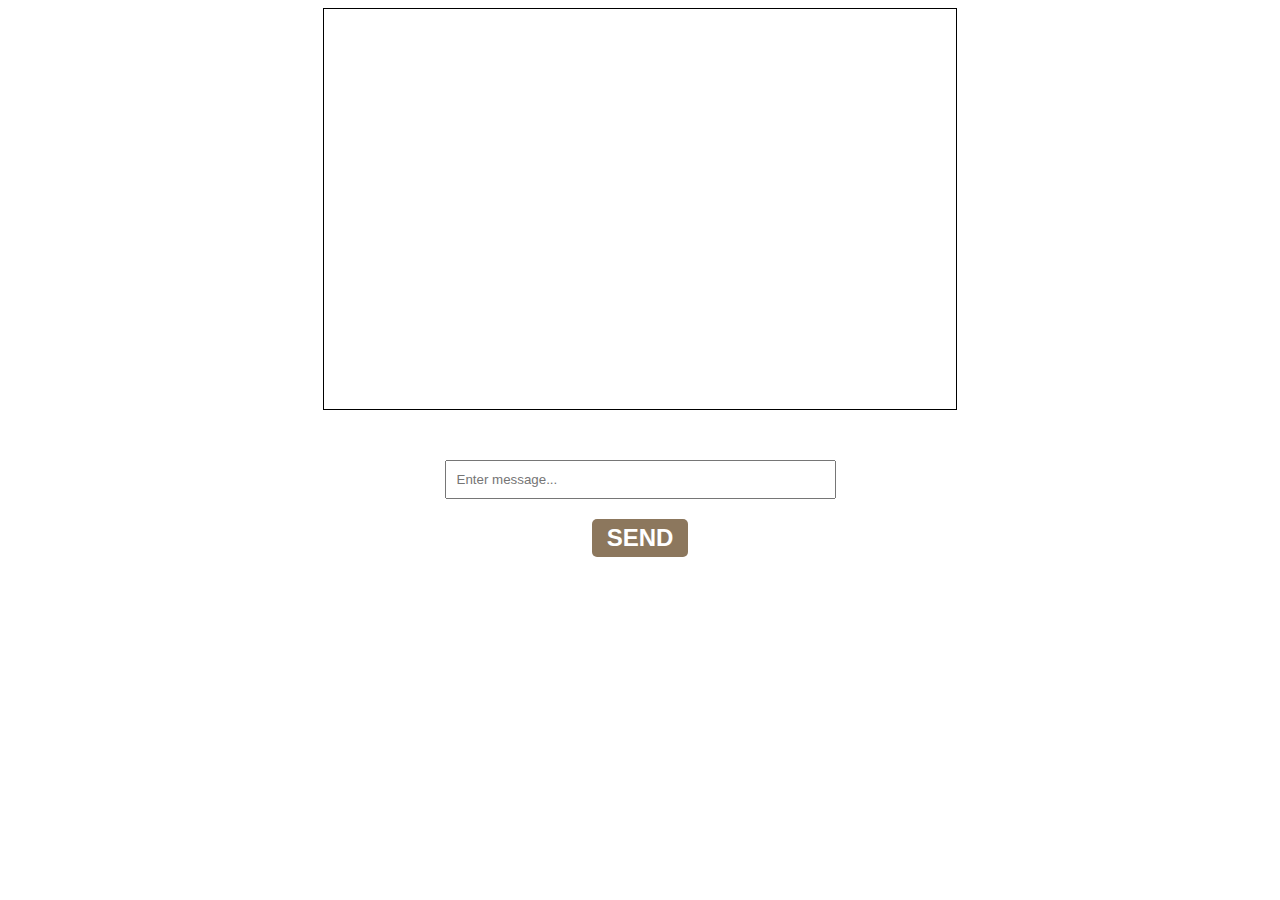
<file: 5. JS Web/3. Events/exercise-2/index.html>
<!DOCTYPE html>
<html lang="en">

<head>
    <!----------------- HEAD ------------------>
    <meta charset="UTF-8">
    <meta name="viewport" content="width=device-width, initial-scale=1.0">
    <link rel="stylesheet" href="css/style.css" type="text/css">
    <title>Events Exercise</title>
</head>

<body>
    <!---------------- BODY ------------------->
    <div class="sent-message-area"> </div>
    <form>
        <input type="text" name="message" placeholder="Enter message...">
    </form>
    <button id="send-btn">SEND</button>

    <!------- JS Scripts -------->
    <script src="js/javascript.js">
    </script>
</body>

</html>
</file>
<file: exersice-project/css/main.css>
/************* VARIABLES *****************/
/************** GENERAL SETTINGS *****************/
.container-fluid {
  width: 100%; }

* {
  box-sizing: border-box; }

/************** SLIDER IMAGE AND NAVBAR ***********/
.slider {
  position: relative; }

/* Navbar */
#cover-img {
  background-size: contain;
  width: 100%; }

.nav-bar {
  width: 100%;
  display: flex;
  position: absolute;
  justify-content: space-between;
  top: 5%;
  right: 25%;
  color: #ffffff; }

.tanatos-logo {
  font-size: 24px; }

.tanatos-logo > span {
  color: #ff5e00;
  font-weight: bold; }

.hamburger-menu img {
  margin-left: 10px; }

.hamburger-menu {
  font-size: 18px; }

/* Slider text */
.slider-text {
  position: absolute;
  top: 30%;
  left: 23%;
  width: 50%;
  text-align: center;
  color: #ffffff;
  /* Slider buttons */ }
  .slider-text h1 {
    font-size: 70px;
    font-weight: bolder; }
    .slider-text h1 span {
      color: #ff5e00; }
  .slider-text p {
    font-size: 24px; }
  .slider-text .slider-buttons {
    margin-top: 60px; }
  .slider-text .slider-btn-one {
    padding: 10px 60px;
    border-radius: 12px;
    margin-right: 20px;
    border-color: #969696;
    color: #ffffff; }
    .slider-text .slider-btn-one:hover {
      background-color: #ff5e00;
      border-color: #ff5e00; }
  .slider-text .slider-btn-two {
    padding: 10px 45px;
    border-radius: 12px;
    border-color: #969696;
    color: #ffffff; }
    .slider-text .slider-btn-two:hover {
      background-color: #ff5e00;
      border-color: #ff5e00; }

#arrow-down {
  margin-top: 25%; }

/********* WHAT WE OFFER ************/
#what-we-offer {
  margin-top: 100px;
  margin-bottom: 100px;
  text-align: center; }

.center-images {
  text-align: center;
  display: flex;
  flex-direction: column;
  align-items: center; }
  .center-images h4 {
    font-size: 16px; }

.round-img {
  margin: 0;
  margin-bottom: 20px;
  height: 150px;
  width: 150px;
  border: 1px solid gray;
  display: flex;
  align-items: center;
  justify-content: center;
  border-radius: 50%; }

/******** NEWSLETTER **********/
.background-image {
  background-image: url(../img/newsletter-background.jpg); }

.wrapper {
  text-align: center; }
  .wrapper form {
    margin: 100px auto; }

.enter-email {
  padding: 12px 400px 12px 10px;
  border-radius: 10px;
  border: none;
  margin-right: 25px; }

.submit-email {
  background-color: #ff5e00;
  border-radius: 10px;
  border: none;
  color: #ffffff;
  padding: 12px 100px;
  font-weight: bold; }

/************ OUR WORKS *************/
.hover-text {
  display: none; }

.our-work-h2 {
  margin: 80px auto;
  text-align: center;
  width: 25%; }
  .our-work-h2 span {
    color: #ff5e00; }

.our-works {
  width: 60%;
  display: flex;
  flex-wrap: wrap;
  margin: auto;
  justify-content: space-between; }
  .our-works img {
    margin-bottom: 20px; }

/*# sourceMappingURL=main.css.map */
</file>
<file: jQuery/css/style.css>
#body {
  background-image: url("../img/field.png");
  height: 900px;
  width: 100%;
  background-size: cover; }

body img {
  position: absolute; }

/*# sourceMappingURL=style.css.map */
</file>
<file: PROJECTS/2. CSS - Project/css/style.css>
/*********** GENERAL SETTINGS ************/

* {
    box-sizing: border-box;
}

#container {
    width: 100%;
    max-width: 100%;
    margin: 0 auto;
}

/*********** FONT FACE ****************/

@font-face {
    font-family: 'RobotoMedium';
    src: url(../fonts/Roboto-Medium.ttf);
}

@font-face {
    font-family: 'Roboto';
    src: url(../fonts/Roboto-Bold.ttf)
}

@font-face {
    font-family: 'RobotoRegular';
    src: url(../fonts/Roboto-Regular.ttf)
}

@font-face {
    font-family: 'RobotoLight';
    src: url(../fonts/Roboto-Light.ttf);
}


/********************* BODY *********************/
/*********** Header and slider ***********/
header img {
    width: 100%;
    background-size: contain;
}

/* Header */

header {
    position: relative;
}

header h2 {
    color: #fff;
    font-family: Roboto;
    position: absolute;
    top: 1%;
    left: 1%;
}

header span {
    color: orange;
    margin-left: 15px;
    padding-left: 3px;
    border: 3px solid #fff;
    border-right: none;
}

header ul {
    display: flex;
    position: absolute;
    top: 1%;
    right: 1%;
}

header ul li {
    color: #fff;
    list-style-type: none;
    padding: 10px 15px;
    font-family: Roboto;
}

header ul li a {
    text-decoration: none;
    color: #fff;
}

/* Slider */

header h1 {
    font-family: RobotoLight;
    color: #fff;
    letter-spacing: 2px;
    position: absolute;
    top: 40%;
    left: 5%;
    right: 5%;
    font-size: 50px;
    text-align: center;
}

#slider-button {
    position: absolute;
    bottom: 33%;
    left: 45%;
    background-color: #1C70B1;
    padding: 15px 35px;
    border-radius: 25px;
    border: none;
    color: #fff;
    font-family: RobotoMedium;
    font-size: 18px;
    letter-spacing: 1px;
}

/****************** MAIN *****************/
/* First Section - H2 and Square*/

#section-h2 {
    font-family: RobotoLight;
    border-bottom: 2px solid black;
    padding-bottom: 7px;
    margin: 5% 37% 3% 37%;
    text-align: center;
    position: relative;
}

#first-section-square {
    width: 18px;
    height: 18px;
    background-color: #fff;
    border: 2px solid;
    transform: rotateZ(45deg);
    z-index: 1;
    position: absolute;
    top: 86%;
    left: 47%;
}


/************ First section **************/
#first-section {
    display: flex;
    width: 80%;
    margin: 0 auto;
}

#first-section h3 {
    font-family: RobotoLight;
    color: #4EA0DF;
    font-size: 18px;
    margin-top: 0;
}

#first-section p {
    font-family: RobotoMedium;
    font-size: 14px;
    letter-spacing: 0.5px;
    line-height: 30px;
}

/* First section - articles */

#first-article {
    width: 33%;
    margin-left: 60px;
    margin-right: 15px;
}

#second-article {
    width: 33%;
    margin-right: 15px;
    margin-left: 15px;
}

#second-article img {
    width: 100%;
}

#third-article {
    width: 33%;
    margin-right: 60px;
    margin-left: 15px;
}

#first-section ul {
    list-style-image: url('../img/arrow_bullet.png');
    padding-left: 20px;
    font-family: RobotoLight;
    font-size: 12px;
    line-height: 22px;
}

#first-section li {
    padding-top: 10px;
}


/*********************************/
/*********** Second Section ***********/
#second-section {
    display: flex;
    justify-content: space-between;
    width: 90%;
    margin: 0 auto;
}

#second-section article {
    width: 30%;
    background-color: #82C3F5;
}

#second-section article div {
    display: flex;
    padding-top: 30px;
    padding-left: 30px;
}

#second-section article h4 {
    margin-top: 30px;
    margin-left: 15px;
    font-family: Roboto;
}

#second-section img {
    border-radius: 50%;
    border: 3px solid #82C3F5;
    box-shadow: 0 0 0 2px #fff;
    width: 30%;
    float: left;
}

#second-section p {
    line-height: 25px;
    font-family: RobotoLight;
    font-size: 14px;
    padding-left: 30px;
    padding-right: 30px;
    color: #fff;
}

#second-section-square {
    width: 18px;
    height: 18px;
    background-color: #fff;
    border: 2px solid;
    transform: rotateZ(45deg);
    z-index: 1;
    position: absolute;
    top: 86%;
    left: 47%;
}


/*********************************/
/*********** Third Section ***********/
#third-section {
    position: relative;
}

#third-section_article-wrapper {
    display: flex;
}

#third-section article {
    width: 25%;
}

.third-section_text-style {
    color: #fff;
    font-family: RobotoLight;
    text-align: center;
    padding: 60px 20px 0px 20px;
}

#third-section-square {
    width: 18px;
    height: 18px;
    background-color: #fff;
    border: 2px solid;
    transform: rotateZ(45deg);
    z-index: 1;
    position: absolute;
    top: 86%;
    left: 47%;
}


/* First article */
.third-section_first-article {
    background-color: #3BDD9A;
}

/* Second article */
.third-section_second-article {
    background-color: #FD5282;
}

.third-section_second-article i {
    margin: 5px 5px 0px 5px;
}

/* Third article */
.third-section_third-article {
    background-color: #376DE4;
}

/* Forth article */
.third-section_forth-article {
    background-color: #82C3F5;
    height: auto;
    text-align: center;
}


/*********************************/
/*********** Forth Section ***********/
form {
    width: 80%;
    margin: 0 auto;
    text-align: center;
}

.input-style {
    width: 30%;
    padding: 15px 0px 15px 15px;
    font-family: RobotoMedium;
}

#email {
    margin: 0 1.7%;
}

#message {
    width: 94%;
    margin-top: 1.5%;
    margin-bottom: 1.5%;
    padding: 15px 0px 150px 15px;
    font-family: RobotoMedium;
}

#submit-btn {
    background-color: #FD9727;
    color: #fff;
    font-family: RobotoMedium;
    padding: 15px 20px;
    border: none;
    margin-left: 3%;
}


/*********** Footer ***********/
footer {
    height: 150px;
    padding-top: 45px;
    margin-top: 50px;
    background-color: rgb(37, 37, 37);
    text-align: center;
}

footer ul {
    margin: 0;
}

.footer-li {
    display: inline-block;
    color: #fff;
    font-family: RobotoMedium;
    font-size: 14px;
    margin: 0px 10px;
}

footer p {
    margin-top: 30px;
    color: #fff;
    font-family: RobotoMedium;
    font-size: 14px;
}


/**********************************/
/**************** MEDIA QUERY *****************/
/**************** Above 768px *****************/
/*********** Header and slider ***********/
@media only screen and (max-width: 1600px) {
    header h1 {
        font-size: 45px;
    }
}

@media only screen and (max-width: 1450px) {
    header h1 {
        font-size: 40px;
    }
}

@media only screen and (max-width: 1300px) {
    header h1 {
        font-size: 35px;
    }
}

@media only screen and (max-width: 1180px) {
    header h1 {
        font-size: 33px;
    }

    #slider-button {
        font-size: 16px;
    }
}

@media only screen and (max-width: 1100px) {
    header h1 {
        font-size: 25px;
    }
}

@media only screen and (max-width: 1100px) {
    header h1 {
        font-size: 22px;
    }

    #slider-button {
        font-size: 14px;
    }
}


/****************** MAIN *****************/
/************ First section **************/
@media only screen and (max-width: 1300px) {
    #first-article {
        margin-left: 0;
    }

    #third-article {
        margin-right: 0;
    }
}

@media only screen and (max-width: 1000px) {
    #first-article {
        margin: 0;
    }

    #third-article {
        margin: 0;
    }

    #first-section h3 {
        font-size: 16px;
    }

    #first-section p {
        font-size: 12px;
        line-height: 25px;
    }

    #first-section ul {
        line-height: 18px;
    }
}


@media only screen and (max-width: 850px) {
    #first-section h3 {
        font-size: 14px;
    }

    #first-section p {
        font-size: 11px;
        line-height: 15px;
    }

    #first-section ul {
        line-height: 14px;
    }
}


/*********************************/
/*********** Second Section ***********/
@media only screen and (max-width: 1100px) {
    #second-section article {
        width: 32%;
    }

}

@media only screen and (max-width: 900px) {
    #second-section {
        width: 95%;
    }

    #second-section-square {
        top: 87%;
    }


}

@media only screen and (max-width: 800px) {
    #second-section {
        width: 100%;
    }
}


/*********************************/
/*********** Third Section ***********/
@media only screen and (max-width: 865px) {
    #third-section-square {
        top: 90%;
    }
}

@media only screen and (max-width: 1000px) {
    #third-section-img {
        width: 90%;
    }

    .third-section_text-style {
        padding-top: 50px;
    }

    #third-section h3 {

        font-size: 16px;
    }

    #third-section p {
        font-size: 14px;
    }
}

@media only screen and (max-width: 860px) {
    #third-section-img {
        width: 90%;
    }

    .third-section_text-style {
        padding-top: 40px;
    }

    #third-section h3 {

        font-size: 15px;
    }

    #third-section p {
        font-size: 13px;
    }
}

/**************** For Tables 768px *****************/
@media only screen and (max-width: 768px) {
    header h1{
        font-size: 24px;
    }
    #slider-button {
        bottom: 25%;
        left: 41%;
    }
}
</file>
<file: PROJECTS/3. Bootstrap - Project/css/main.css>
/************ IMPORT SCSS ************/
/******* GENERAL COLORS ********/
/********/
.navbar {
  background-color: #2c3e50;
  color: whitesmoke;
  font-family: "LatoBlack"; }

.navbar-logo {
  font-weight: 900;
  font-size: 22px; }

.portfolio-menu {
  font-size: 14px;
  text-align: center; }

.about-menu {
  font-size: 14px;
  text-align: center;
  padding-right: 5px; }

.contact-menu {
  font-size: 14px;
  text-align: center;
  padding-left: 0px; }

.contact h2 {
  text-align: center;
  font-family: "LatoBlack";
  margin: 0 auto;
  margin-top: 50px;
  margin-bottom: 30px; }

.form-group label {
  margin-bottom: 0px;
  font-family: "LatoBold";
  font-size: 18px;
  color: gray; }

#name,
#email,
#phone,
#message {
  border: none;
  border-bottom: 1px solid #f1ede7;
  border-radius: 0;
  padding-bottom: 0px;
  padding-top: 0px; }

.contact button {
  background-color: #18bc9c;
  color: #fff;
  font-family: "LatoBlack"; }

/********** STAR WHITE **********/
.star-white {
  display: relative; }

.star-white i {
  display: block;
  text-align: center;
  color: #fff; }

.star-line {
  border-bottom: 2px solid #fff;
  position: absolute;
  bottom: 22%;
  padding-right: 45px;
  left: 45%; }

.star-line-2 {
  border-bottom: 2px solid #fff;
  position: absolute;
  bottom: 22%;
  padding-right: 45px;
  right: 45%; }

/********** STAR BLACK **********/
.student-profile {
  background-color: #18bc9c; }

#student-img {
  display: block;
  margin: auto;
  margin-top: 70px;
  margin-bottom: 20px;
  width: 15%; }

.student-profile h1 {
  font-family: "LatoBlack";
  color: white;
  text-align: center;
  font-size: 44px; }

.student-profile p {
  font-family: "LatoBold";
  color: white;
  text-align: center;
  font-size: 15px;
  margin-bottom: 50px;
  margin-top: 15px; }

/****Heading****/
.portfolio h2 {
  text-align: center;
  font-family: "LatoBlack";
  margin: 0 auto;
  margin-top: 50px;
  margin-bottom: 30px; }

/****Portfolio Images****/
.portfolio-images img {
  width: 100%; }

.portfolio-images .col-lg-2 {
  padding-left: 0px; }

.portfolio-images-two img {
  width: 100%; }

.portfolio-images-two .col-lg-2 {
  padding-left: 0px;
  padding-top: 15px; }

.about {
  background-color: #18bc9c;
  margin-top: 60px;
  padding-bottom: 60px; }

.about h2 {
  text-align: center;
  padding-top: 50px;
  padding-bottom: 20px;
  color: #fff;
  font-family: "LatoBlack"; }

.about p {
  color: #fff;
  font-family: "LatoRegular"; }

.about .btn {
  display: block;
  margin: 0 auto;
  border: 2px solid #fff;
  border-radius: 5px;
  color: #fff;
  padding-left: 15px;
  padding-right: 15px; }

/************ FONT FACE ************/
@font-face {
  font-family: "LatoBLack";
  src: url(../fonts/Lato-Black.ttf); }
@font-face {
  font-family: "LatoBLackItalic";
  src: url(../fonts/Lato-BlackItalic.ttf); }
@font-face {
  font-family: "LatoBold";
  src: url(../fonts/Lato-Bold.ttf); }
@font-face {
  font-family: "LatoBoldItalic";
  src: url(../fonts/Lato-BoldItalic.ttf); }
@font-face {
  font-family: "LatoHairline";
  src: url(../fonts/Lato-Hairline.ttf); }
@font-face {
  font-family: "LatoHairlineItalic";
  src: url(../fonts/Lato-HairlineItalic.ttf); }
@font-face {
  font-family: "LatoItalic";
  src: url(../fonts/Lato-Italic.ttf); }
@font-face {
  font-family: "LatoLight";
  src: url(../fonts/Lato-Light.ttf); }
@font-face {
  font-family: "LatoLightItalic";
  src: url(../fonts/Lato-LightItalic.ttf); }
@font-face {
  font-family: "LatoRegular";
  src: url(../fonts/Lato-Regular.ttf); }
/************ GENERAL SETTINGS ************/

/*# sourceMappingURL=main.css.map */
</file>
<file: PROJECTS/5. Rick&Morty/css/style.css>
body {
    box-sizing: border-box;
    margin: 0px;
    padding: 0px;
    background-image: url(../img/background.png);
}

.header {
    box-sizing: border-box;
    padding-left: 25px;
    color: white;
    background-color: rgb(70, 70, 70);
    width: 100%;
    height: 35px;
    display: flex;
    align-items: center;
}

/*================  PAGE NUMBER   =======================*/

.numbers {
    display: flex;
    justify-content: center;
    margin-top: 20px;
}

ul li {
    display: inline;
    padding: 10px;
    background-color: white;
}

li:last-child {
    color: white;
    background-color: rgb(70, 70, 70);
}

li:first-child {
    color: white;
    background-color: rgb(70, 70, 70);
}

ul li:hover {
    background-color: green;
}

/*================   MainDIv style    =======================*/

.characters {
    display: flex;
    flex-wrap: wrap;
    justify-content: center;
    align-items: center;
    width: 80%;
    margin: auto;
}

.likeBtn {
    width: 80%;
    margin-bottom: 15px;
    height: 30px;
    color: green;
    background-color: white;
}

.likeBtn:hover {
    background-color: lightgreen;
}

.active {
    background-color: green;
    color: white;
}

.charachterDiv {
    text-align: center;
    background-color: white;
    margin: 20px;
}
</file>
<file: 5. JS Web/2. DOM/exercise-2/css/style.css>
div img {
  display: none;
}

.active {
  display: block;
}
</file>
<file: 5. JS Web/2. DOM/exercise/css/style.css>
.first-bg-color {
  background-color: blue;
}

.second-bg-color {
  background-color: brown;
}

.third-bg-color {
  background-color: cadetblue;
  text-transform: uppercase;
}
</file>
<file: 5. JS Web/3. Events/exercise-2/css/style.css>
.sent-message-area {
  border: 1px solid black;
  height: 400px;
  width: 50%;
  margin: auto;
  margin-bottom: 50px;
}

form input {
  margin-bottom: 9px;
  margin: 0 auto;
  display: block;
  padding: 10px 200px 10px 10px;
}

#send-btn {
  margin: 0 auto;
  display: block;
  margin-top: 20px;
  padding: 5px 15px;
  border: none;
  border-radius: 5px;
  background-color: #8c775d;
  color: #fff;
  font-size: 24px;
  font-weight: bold;
}
</file>
